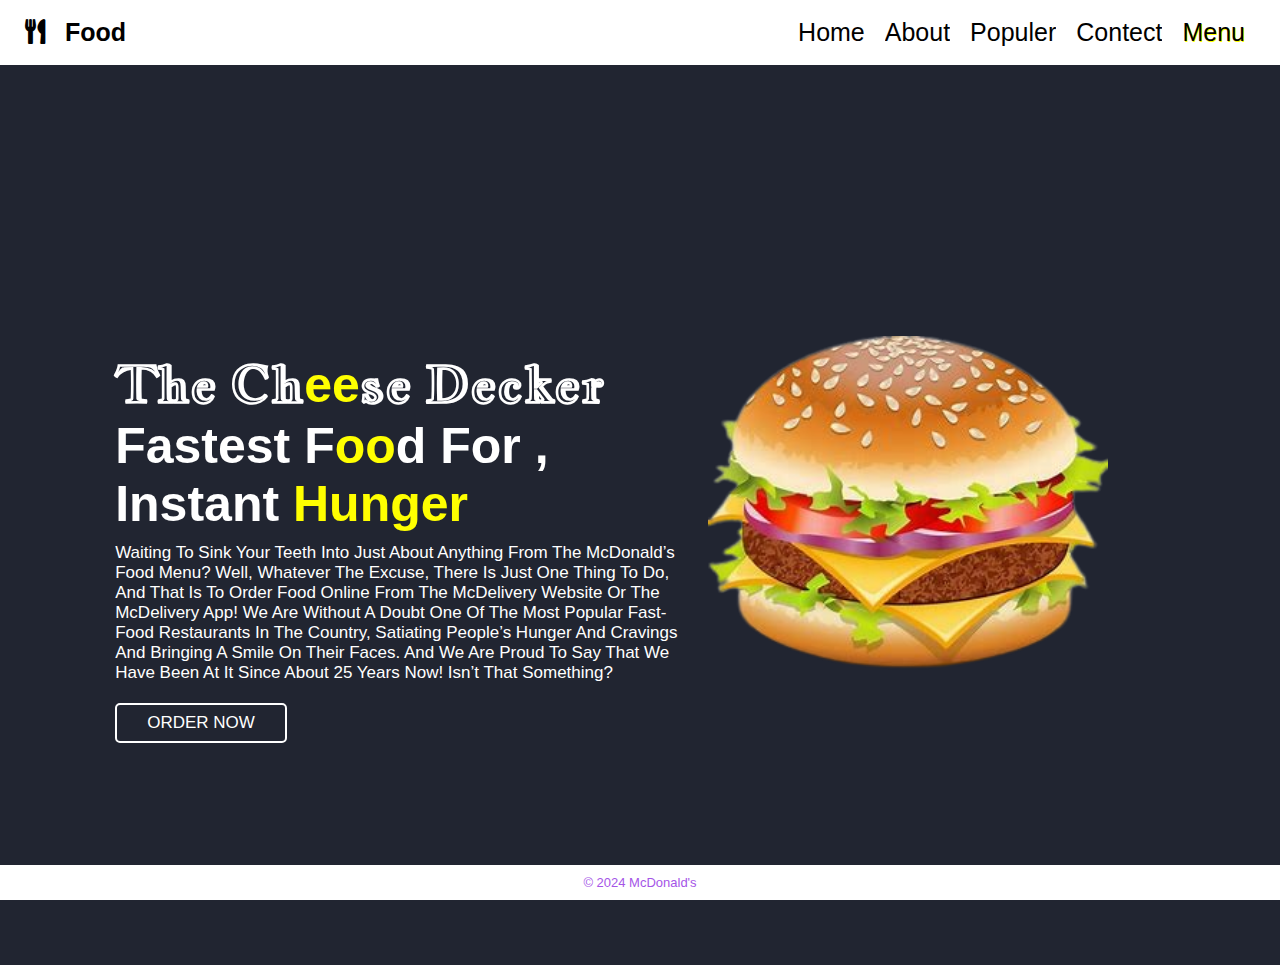
<file: Task_1_Landing_Page/index.html>
<!DOCTYPE html>
<html lang="en">
    <head>
        <meta charset="UTF-8">
        <meta name="viewport" content="width=device-width, initial-scale=1.0">
        <title>McDonald's</title>
        <link rel="stylesheet" href="style.css">
        <link rel="stylesheet"
            href="https://cdnjs.cloudflare.com/ajax/libs/font-awesome/5.15.3/css/all.min.css">
        <link rel="icon" href="favicon.ico">
    </head>
    <body>
        <header>
            <section class="nav">
                <div class="logo">
                    <a href="#"><i class="fas fa-utensils"></i>food</a>
                </div>

                <input type="checkbox" id="menu-toggle">
                <label for="menu-toggle" class="menu-button-container">
                    <div class="menu-button"></div>
                </label>

                <ul class="menu">
                    <li><a href="#home">Home</a></li>
                    <li><a href="#about">About</a></li>
                    <li><a href="#populer">Populer</a></li>
                    <li><a href="#contect">Contect</a></li>
                    <li><a href="#menu" class="order">Menu</a></li>
                </ul>
            </section>
        </header>


        <section class="home" id="home ">
            <div class="content">

                <h3 class="mainfont">
                    The Ch<span class="yellowColor">ee</span>se Decker
                </h3>
                <h3>
                    fastest f<span class="yellowColor">oo</span>d for , instant
                    <span class="yellowColor">Hunger</span>
                </h3>
                <p>
                    Waiting to sink your teeth into just about anything from the McDonald’s food menu? Well, whatever the excuse, there is just one thing to do, and that is to order food online from the McDelivery website or the McDelivery app! We are without a doubt one of the most popular fast-food restaurants in the country, satiating people’s hunger and cravings and bringing a smile on their faces. And we are proud to say that we have been at it since about 25 years now! Isn’t that something?
                </p>

                <a href="# " class="btn">ORDER NOW</a>
            </div>


            <div class="image">
                <img src="burger-img.png" alt="burger-image" />
            </div>
        </section>


        <footer>
            <p>&copy;  2024 McDonald's</p>
        </footer>
    </body>
</html>
</file>
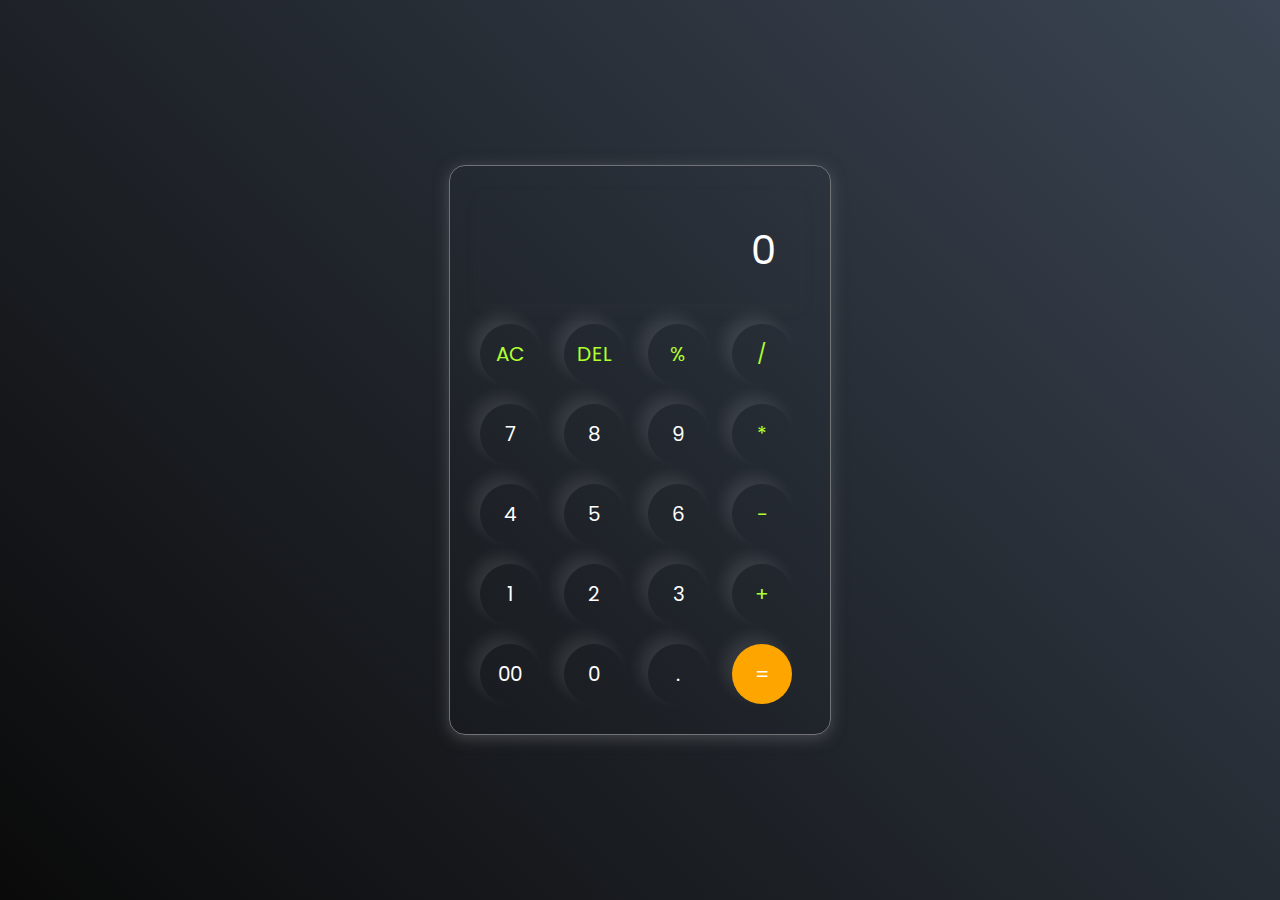
<file: Task_3_Calculator/index.html>
<!DOCTYPE html>
<html lang="en">
    <head>
        <meta charset="UTF-8">
        <meta name="viewport" content="width=device-width, initial-scale=1.0">
        <link rel="stylesheet" href="style.css">
        <title>Calculator</title>
    </head>
    <body>
        <div class="calculator">
            <input type="text" placeholder="0" id="inputBox">
            <div class="row1">
                <button class="operator">AC</button>
                <button class="operator">DEL</button>
                <button class="operator">%</button>
                <button class="operator">/</button>
            </div>
            <div class="row2">
                <button>7</button>
                <button>8</button>
                <button>9</button>
                <button class="operator">*</button>
            </div>
            <div class="row3">
                <button>4</button>
                <button>5</button>
                <button>6</button>
                <button class="operator">-</button>
            </div>
            <div class="row4">
                <button>1</button>
                <button>2</button>
                <button>3</button>
                <button class="operator">+</button>
            </div>
            <div class="row5">
                <button>00</button>
                <button>0</button>
                <button>.</button>
                <button class="equalBtn">=</button>
            </div>
        </div>
        <script src="script.js"></script>
    </body>
</html>
</file>
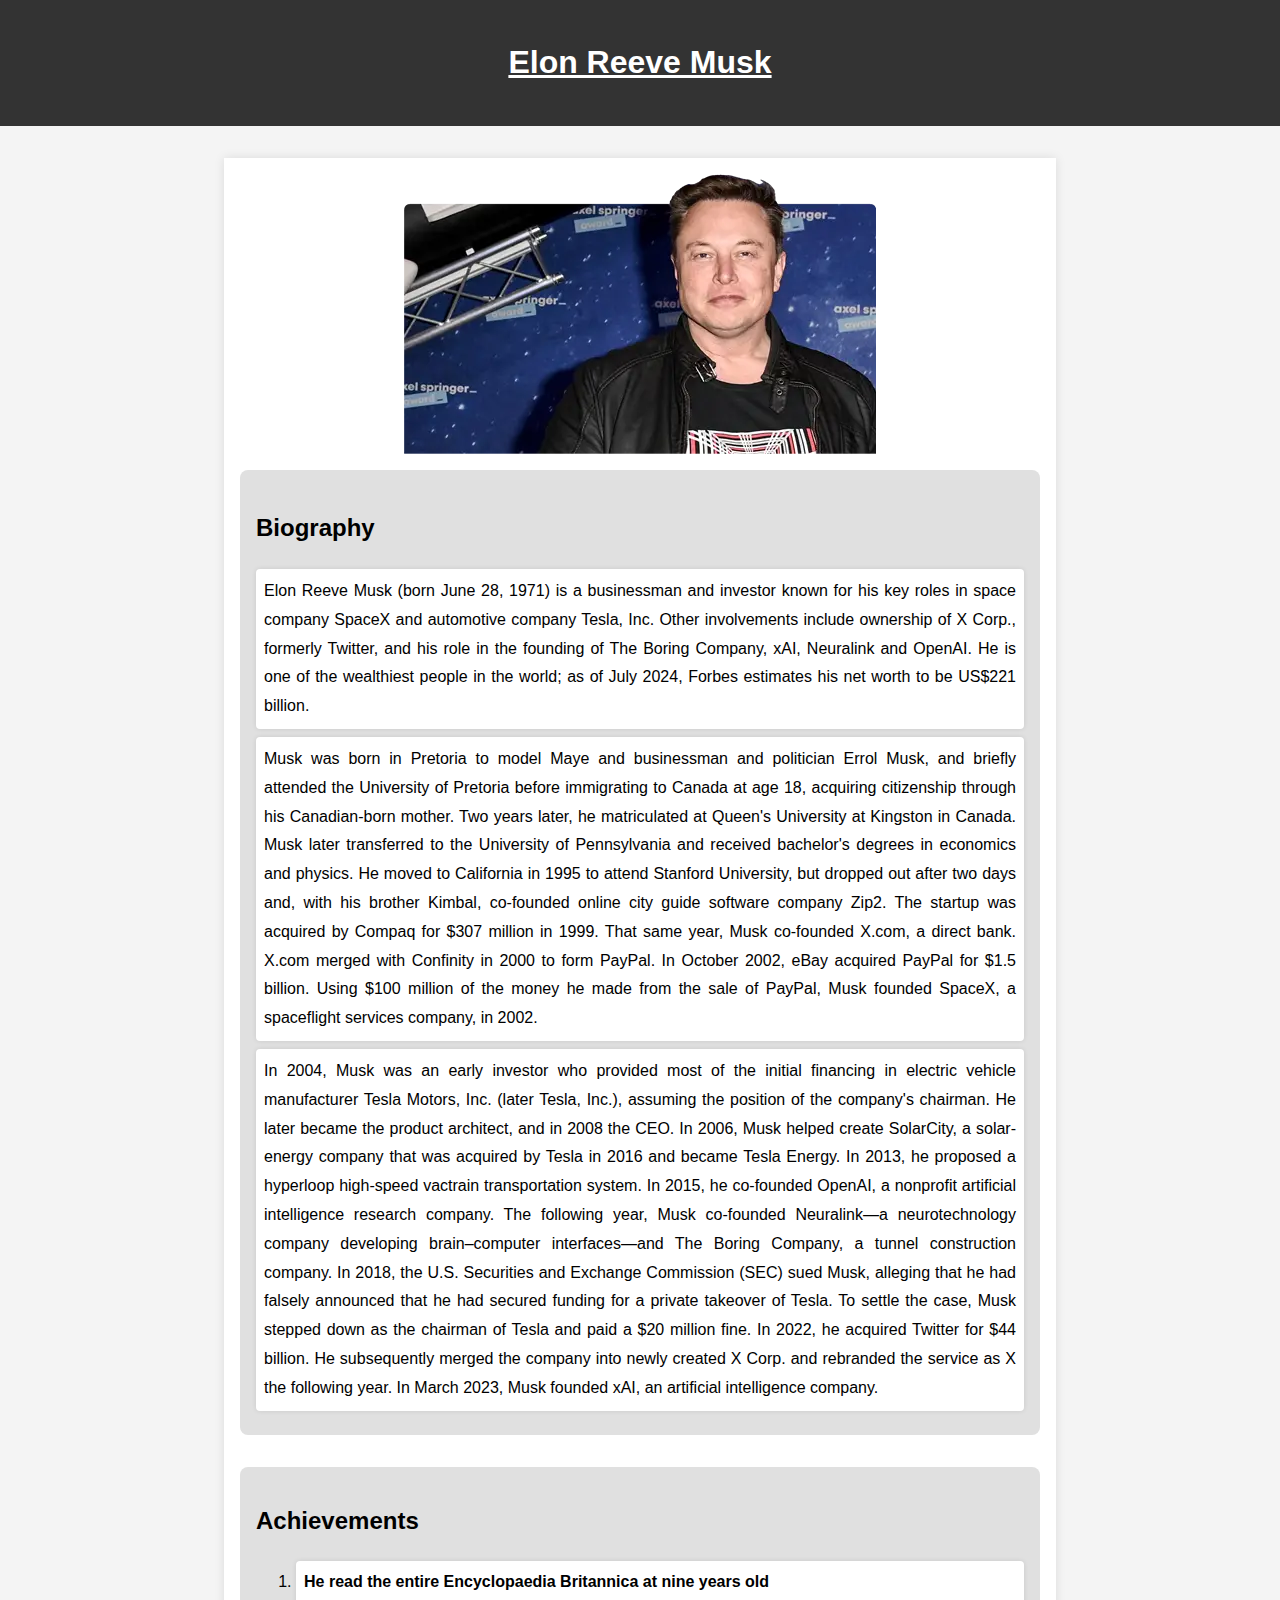
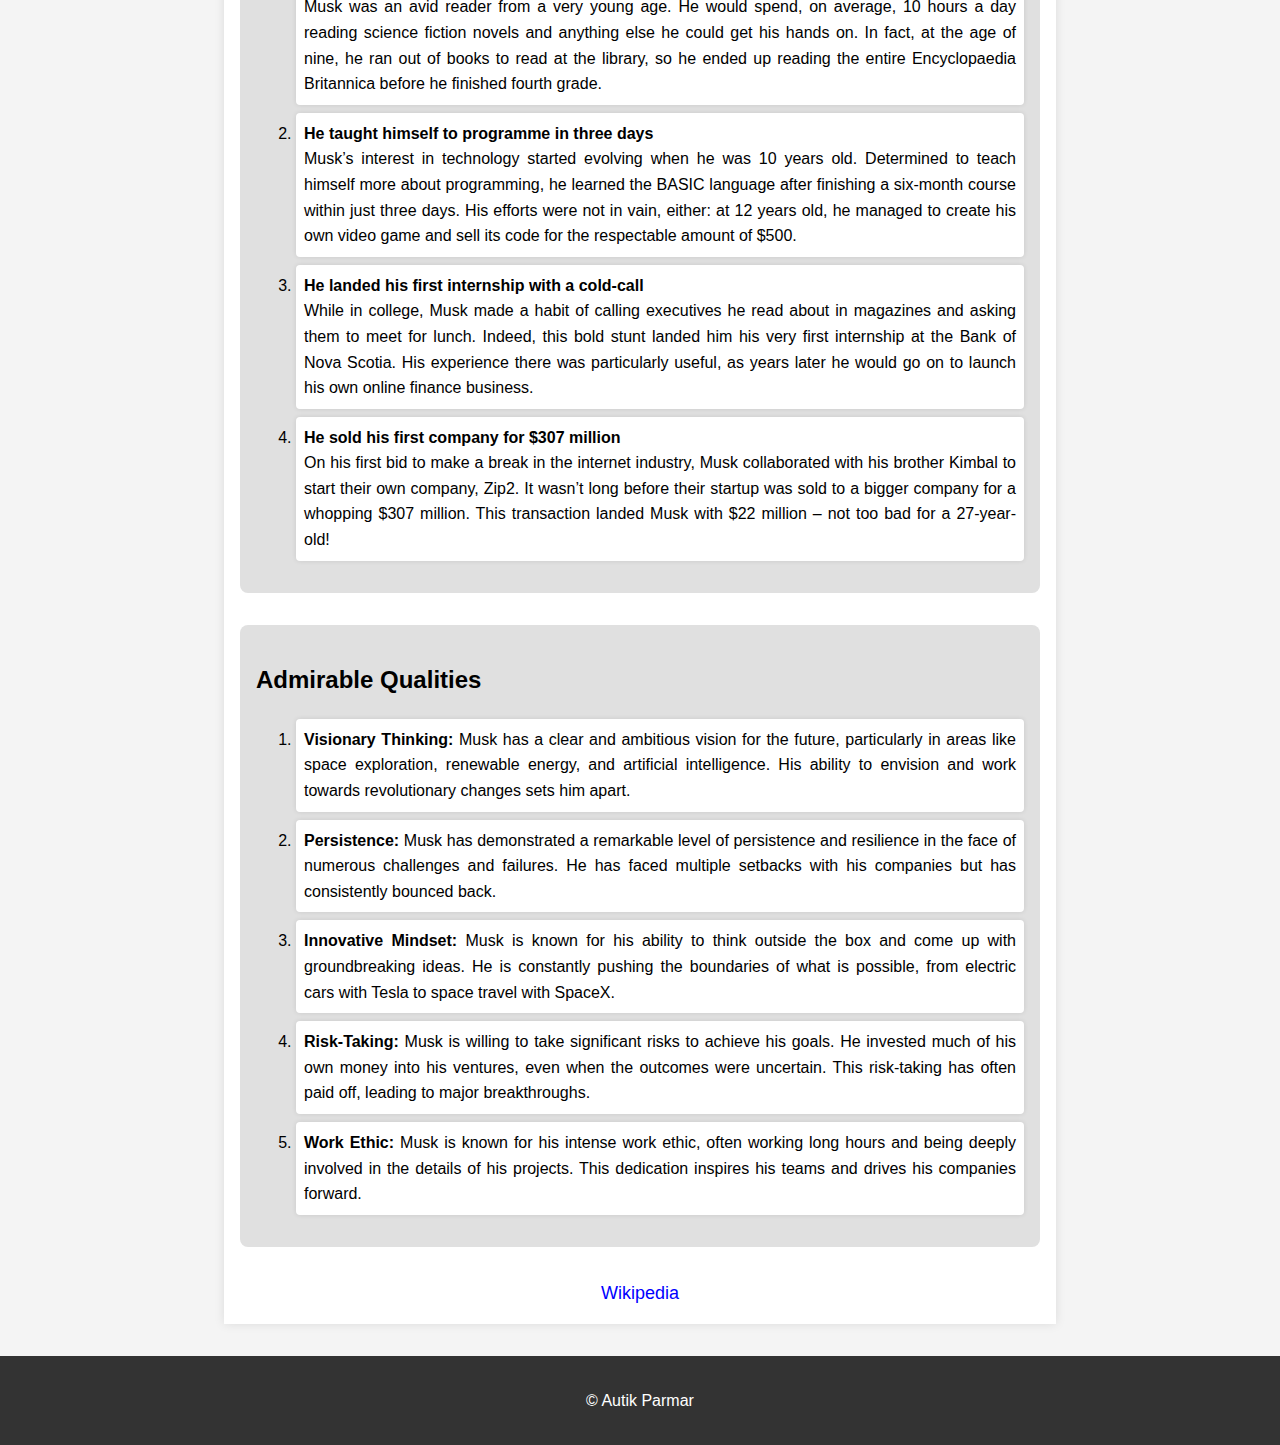
<file: Task_4_Tribute_Page/index.html>
<!DOCTYPE html>
<html lang="en">
    <head>
        <meta charset="UTF-8">
        <meta name="viewport" content="width=device-width, initial-scale=1.0">
        <title>Tribute Page-Elon Musk</title>
        <link rel="stylesheet" href="styles.css">
        <link rel="icon" href="favicon.ico">
    </head>
    <body>
        <header>
            <h1>Elon Reeve Musk</h1>
        </header>
        <main>
            <div class="img">

                <img src="elon-musk.webp" alt="Elon Musk">
            </div>
            <section class="biography">
                <h2>Biography</h2>
                <p> Elon Reeve Musk (born June 28, 1971) is a
                    businessman and investor known for his key roles in
                    space
                    company SpaceX and automotive company Tesla, Inc. Other
                    involvements include ownership of X Corp., formerly
                    Twitter,
                    and his role in the founding of The Boring Company, xAI,
                    Neuralink and OpenAI. He is one of the wealthiest people
                    in
                    the world; as of July 2024, Forbes estimates his net
                    worth
                    to be US$221 billion.</p>
                <p>

                    Musk was born in Pretoria to model Maye and businessman and
                    politician Errol Musk, and briefly attended the University
                    of Pretoria before immigrating to Canada at age 18,
                    acquiring citizenship through his Canadian-born mother. Two
                    years later, he matriculated at Queen's University at
                    Kingston in Canada. Musk later transferred to the University
                    of Pennsylvania and received bachelor's degrees in economics
                    and physics. He moved to California in 1995 to attend
                    Stanford University, but dropped out after two days and,
                    with his brother Kimbal, co-founded online city guide
                    software company Zip2. The startup was acquired by Compaq
                    for $307 million in 1999. That same year, Musk co-founded
                    X.com, a direct bank. X.com merged with Confinity in 2000 to
                    form PayPal. In October 2002, eBay acquired PayPal for $1.5
                    billion. Using $100 million of the money he made from the
                    sale of PayPal, Musk founded SpaceX, a spaceflight services
                    company, in 2002.
                </p>
                <p>

                    In 2004, Musk was an early investor who provided most of the
                    initial financing in electric vehicle manufacturer Tesla
                    Motors, Inc. (later Tesla, Inc.), assuming the position of
                    the company's chairman. He later became the product
                    architect, and in 2008 the CEO. In 2006, Musk helped create
                    SolarCity, a solar-energy company that was acquired by Tesla
                    in 2016 and became Tesla Energy. In 2013, he proposed a
                    hyperloop high-speed vactrain transportation system. In
                    2015, he co-founded OpenAI, a nonprofit artificial
                    intelligence research company. The following year, Musk
                    co-founded Neuralink—a neurotechnology company developing
                    brain–computer interfaces—and The Boring Company, a tunnel
                    construction company. In 2018, the U.S. Securities and
                    Exchange Commission (SEC) sued Musk, alleging that he had
                    falsely announced that he had secured funding for a private
                    takeover of Tesla. To settle the case, Musk stepped down as
                    the chairman of Tesla and paid a $20 million fine. In 2022,
                    he acquired Twitter for $44 billion. He subsequently merged
                    the company into newly created X Corp. and rebranded the
                    service as X the following year. In March 2023, Musk founded
                    xAI, an artificial intelligence company.</p>

            </section>
            <section class="achievements">
                <h2>Achievements</h2>
                <ol>
                    <li>
                        <b>He read the entire Encyclopaedia Britannica at nine
                            years old</b><br>
                        Musk was an avid reader from a very young age. He would
                        spend, on average, 10 hours a day reading science
                        fiction novels and anything else he could get his hands
                        on. In fact, at the age of nine, he ran out of books to
                        read at the library, so he ended up reading the entire
                        Encyclopaedia Britannica before he finished fourth
                        grade.
                    </li>
                    <li><b>He taught himself to programme in three
                            days</b><br>Musk’s interest in technology started
                        evolving when he was 10 years old. Determined to teach
                        himself more about programming, he learned the BASIC
                        language after finishing a six-month course within just
                        three days. His efforts were not in vain, either: at 12
                        years old, he managed to create his own video game and
                        sell its code for the respectable amount of $500.
                    </li>
                    <li><b>He landed his first internship with a cold-call
                        </b><br>While in college, Musk made a habit of calling
                        executives he read about in magazines and asking them to
                        meet for lunch. Indeed, this bold stunt landed him his
                        very first internship at the Bank of Nova Scotia. His
                        experience there was particularly useful, as years later
                        he would go on to launch his own online finance
                        business.</li>
                    <li><b> He sold his first company for $307 million</b><br>On
                        his first bid to make a break in the internet industry,
                        Musk collaborated with his brother Kimbal to start their
                        own company, Zip2. It wasn’t long before their startup
                        was sold to a bigger company for a whopping $307
                        million. This transaction landed Musk with $22 million –
                        not too bad for a 27-year-old!</li>
                </ol>
            </section>
            <section class="qualities">
                <h2>Admirable Qualities</h2>
                <ol>
                    <li><b>Visionary Thinking:</b> Musk has a clear and
                        ambitious
                        vision for the future, particularly in areas like space
                        exploration, renewable energy, and artificial
                        intelligence. His ability to envision and work towards
                        revolutionary changes sets him apart.</li>
                    <li><b>Persistence: </b>Musk has demonstrated a remarkable
                        level of
                        persistence and resilience in the face of numerous
                        challenges and failures. He has faced multiple setbacks
                        with his companies but has consistently bounced
                        back.</li>
                    <li><b>Innovative Mindset: </b>Musk is known for his ability
                        to
                        think outside the box and come up with groundbreaking
                        ideas. He is constantly pushing the boundaries of what
                        is possible, from electric cars with Tesla to space
                        travel with SpaceX.</li>
                    <li><b>Risk-Taking:</b> Musk is willing to take significant
                        risks
                        to achieve his goals. He invested much of his own money
                        into his ventures, even when the outcomes were
                        uncertain. This risk-taking has often paid off, leading
                        to major breakthroughs.</li>
                    <li><b>Work Ethic:</b> Musk is known for his intense work
                        ethic,
                        often working long hours and being deeply involved in
                        the details of his projects. This dedication inspires
                        his teams and drives his companies forward.</li>
                </ol>
            </section>
            <div class="wikipedia">

                <a href="https://en.wikipedia.org/wiki/Elon_Musk" target="_blank">Wikipedia</a>
            </div>
        </main>
        <footer>
            <p>&copy; Autik Parmar</p>
        </footer>
    </body>
</html>
</file>
<file: Task_1_Landing_Page/style.css>
@import url("https://fonts.googleapis.com/css2?family=Jacques+Francois+Shadow&display=swap");
* {
  font-family: "Nunito", sans-serif;
  margin: 0;
  padding: 0;
  box-sizing: border-box;
  outline: none;
  border: none;
  text-decoration: none;
  text-transform: capitalize;
  transition: all 0.2s linear;
}

html {
  font-size: 62.5%;
  overflow: hidden;
}

body {
  background: #212531;
  margin: 0;
}

header {
  margin: 0px;
}

a {
  text-decoration: none;
  color: #000;
}

ul {
  list-style: none;
}

section {
  padding: 2rem 9%;
}

.logo {
  font-size: 2.5rem;
  font-weight: bolder;
  color: #666;
  display: inline-block;
}

.logo i {
  padding-right: 2rem;
  color: black;
}

.order {
  text-shadow: 1px 1px yellow;
}

.nav {
  display: flex;
  flex-direction: row;
  align-items: center;
  justify-content: space-between;
  background: white;
  color: black;
  height: 65px;
  padding: 1em;
  font-size: 25px;
}

.menu li:hover {
  cursor: pointer;
  transform: scale(1.2);
}

.menu {
  display: flex;
  flex-direction: row;
  list-style-type: none;
  margin: 0;
}

.menu > li {
  margin: 0 1rem;
  overflow: hidden;
}

.menu-button-container {
  display: none;
  height: 100%;
  width: 30px;
  cursor: pointer;
  flex-direction: column;
  justify-content: center;
  align-items: center;
}

#menu-toggle {
  display: none;
}

.menu-button,
.menu-button::before,
.menu-button::after {
  display: block;
  background-color: black;
  position: absolute;
  height: 6px;
  width: 32px;
  border-radius: 3px;
  color: white;
}

.menu-button::before {
  content: "";
  margin-top: -8px;
}

.menu-button::after {
  content: "";
  margin-top: 8px;
}

#menu-toggle:checked + .menu-button-container .menu-button::before {
  margin-top: 0px;
  transform: rotate(45deg);
}

#menu-toggle:checked + .menu-button-container .menu-button {
  background: rgba(255, 255, 255, 0);
}

#menu-toggle:checked + .menu-button-container .menu-button::after {
  margin-top: 0px;
  transform: rotate(-45deg);
}

.home {
  display: flex;
  flex-wrap: wrap;
  gap: 1.5rem;
  min-height: 100vh;
  align-items: center;
}

.home .content {
  flex: 1 1 40rem;
  padding-top: 6.5rem;
}

.home .image {
  flex: 1 1 30rem;
}

.home .image img {
  width: 90%;
  height: 90%;
  padding: 1rem;
  animation: float 3s linear infinite;
}

@keyframes float {
  0%,
  100% {
    transform: translateY(0rem);
  }
  50% {
    transform: translateY(3rem);
  }
}

.home .content h3 {
  font-size: 5rem;
  color: white;
}

.yellowColor {
  color: yellow;
}

.mainfont {
  font-family: "Jacques Francois Shadow", cursive;
}

.home .content p {
  font-size: 1.7rem;
  color: white;
  padding: 1rem 0;
}

.heading {
  text-align: center;
  font-size: 3.5rem;
  padding: 1rem;
  color: #666;
}

.btn {
  display: inline-block;
  padding: 0.8rem 3rem;
  border: 0.2rem solid white;
  color: white;
  cursor: pointer;
  font-size: 1.7rem;
  border-radius: 0.5rem;
  position: relative;
  overflow: hidden;
  z-index: 0;
  margin: 1rem 1rem 0 0;
}

.btn:hover {
  color: #fff;
}

@media (max-width: 991px) {
  html {
    font-size: 55%;
  }
  header {
    padding: 2rem;
  }
  section {
    padding: 2rem;
  }
}

@media (max-width: 768px) {
  .menu-button-container {
    display: flex;
  }
  .menu {
    position: absolute;
    top: 0;
    margin-top: 50px;
    left: 0;
    flex-direction: column;
    width: 100%;
    justify-content: center;
    align-items: center;
    padding: 2rem;
  }
  .menu li:hover {
    transform: scale(1);
  }
  #menu-toggle ~ .menu li {
    height: 0;
    margin: 0;
    padding: 0;
    border: 0;
  }
  #menu-toggle:checked ~ .menu li {
    border: 1px solid #9f9a9a;
    height: 2.5em;
    padding: 0.5em;
  }
  .menu > li {
    display: flex;
    justify-content: center;
    margin: 0;
    padding: 0.5em 0;
    width: 100%;
    color: black;
    background-color: #e8e8e8;
  }
  .menu > li:not(:last-child) {
    border-bottom: 1px solid #444;
  }
}

@media (max-width: 450px) {
  html {
    font-size: 50%;
    overflow-x: hidden;
    overflow-y: scroll;
    text-align: center;
  }
}

footer {
  background-color: #fff;
  color: rgb(165, 85, 231);
  text-align: center;
  padding: 1rem;
  position: fixed;
  bottom: 0;
  width: 100%;
  font-size: small;
}
</file>
<file: Task_3_Calculator/style.css>
@import url("https://fonts.googleapis.com/css2?family=Poppins:ital,wght@0,100;0,200;0,300;0,400;0,500;0,600;0,700;0,800;0,900;1,100;1,200;1,300;1,400;1,500;1,600;1,700;1,800;1,900&display=swap");

* {
  margin: 0;
  padding: 0;
  box-sizing: border-box;
  font-family: "Poppins", sans-serif;
}

body {
  width: 100%;
  height: 100vh;
  display: grid;
  place-items: center;
  background: linear-gradient(45deg, #0a0a0a, #3a4452);
}

.calculator {
  border: 1px solid #717377;
  padding: 20px;
  border-radius: 16px;
  background: transparent;
  box-shadow: 0px 3px 15px rgba(113, 115, 119, 0.5);
}

input {
  width: 320px;
  border: none;
  padding: 24px;
  margin: 10px;
  background: transparent;
  text-align: right;
  font-size: 40px;
  box-shadow: 0px 3px 15px rgba(84, 84, 84, 0.1);
  cursor: pointer;
  color: #fff;
}

input::placeholder {
  color: #fff;
}

button {
  border: none;
  width: 60px;
  height: 60px;
  margin: 10px;
  border-radius: 50%;
  background: transparent;
  color: #fff;
  font-size: 20px;
  box-shadow: -8px -8px 15px rgba(255, 255, 255, 0.1);
  cursor: pointer;
}

.equalBtn {
  background-color: orange;
}

.operator {
  color: greenyellow;
}
</file>
<file: Task_4_Tribute_Page/styles.css>
body {
  font-family: Arial, sans-serif;
  line-height: 1.6;
  margin: 0;
  padding: 0;
  background-color: #f4f4f4;
}

header {
  background-color: #333;
  color: white;
  padding: 1em 0;
  text-align: center;
  text-decoration: underline;
}

main {
  max-width: 800px;
  margin: 2em auto;
  padding: 1em;
  background-color: white;
  box-shadow: 0 0 10px rgba(0, 0, 0, 0.1);
}

img {
  max-width: 100%;
  height: auto;
  margin-bottom: 1em;
}
.img {
  display: flex;
  justify-content: center;
}

.biography {
  background-color: #e0e0e0;
  padding: 1em;
  border-radius: 8px;
  margin-bottom: 2em;
  line-height: 1.8;
}
.biography p {
  background-color: white;
  margin: 0.5em 0;
  padding: 0.5em;
  border-radius: 4px;
  box-shadow: 0 0 5px rgba(0, 0, 0, 0.1);
  text-align: justify;
}

.achievements {
  background-color: #e0e0e0;
  padding: 1em;
  border-radius: 8px;
  margin-bottom: 2em;
}

.qualities {
  background-color: #e0e0e0;
  padding: 1em;
  border-radius: 8px;
  margin-bottom: 2em;
}

.achievements li {
  background-color: white;
  margin: 0.5em 0;
  padding: 0.5em;
  border-radius: 4px;
  box-shadow: 0 0 5px rgba(0, 0, 0, 0.1);
  text-align: justify;
}

.qualities li {
  background-color: white;
  margin: 0.5em 0;
  padding: 0.5em;
  border-radius: 4px;
  box-shadow: 0 0 5px rgba(0, 0, 0, 0.1);
  text-align: justify;
}

.wikipedia {
  display: flex;
  justify-content: center;
}

a {
  text-decoration: none;
  color: blue;
  font-size: large;
  display: inline-block;
}
a:active {
  color: red;
}

footer {
  text-align: center;
  padding: 1em 0;
  background-color: #333;
  color: white;
}
</file>
